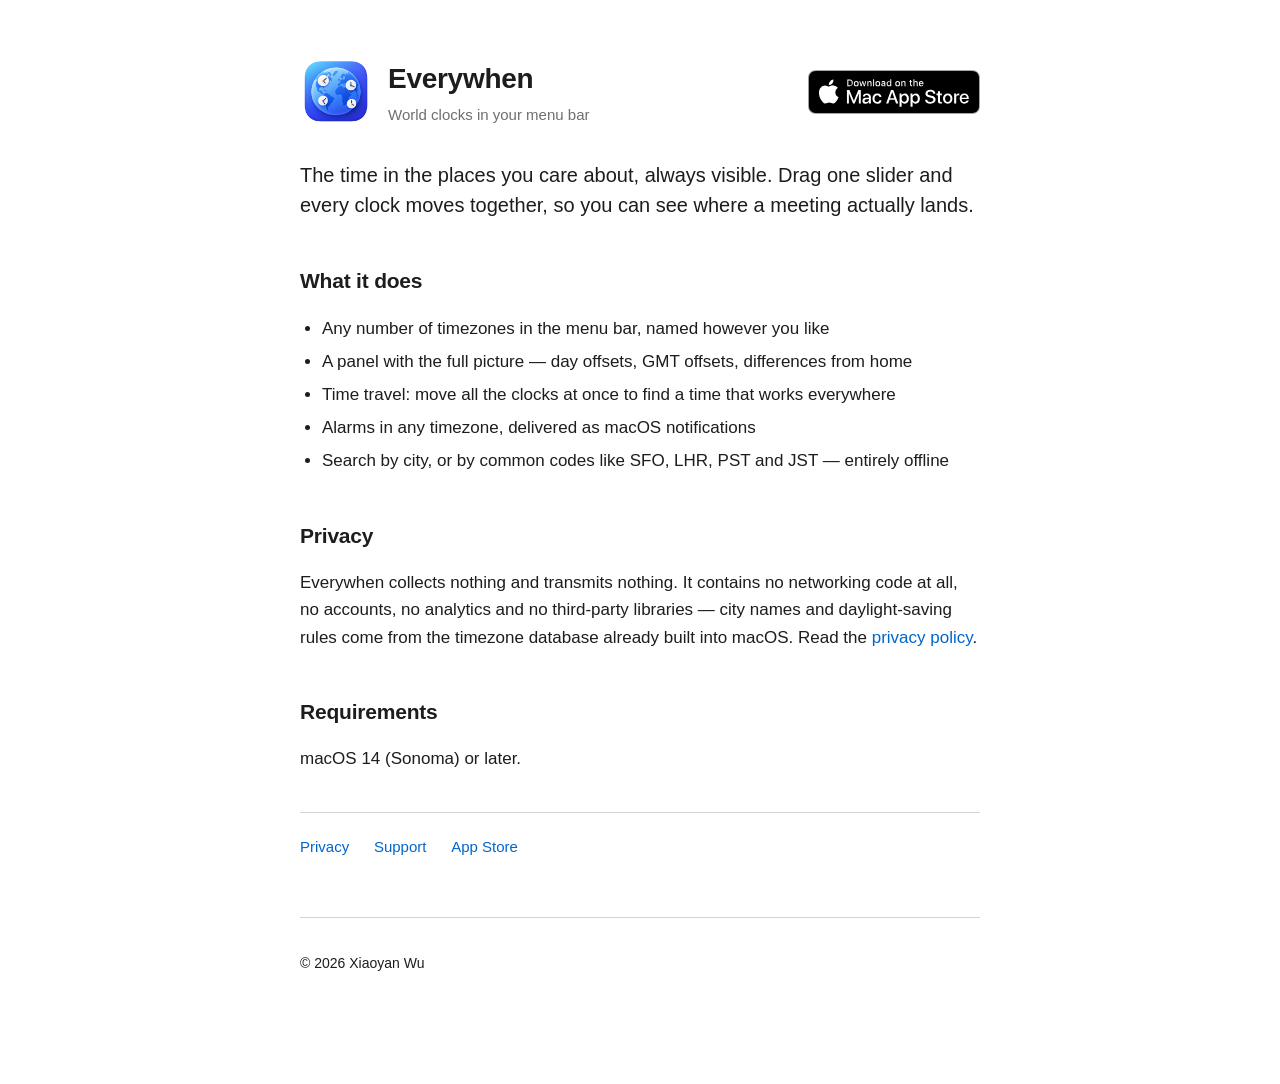
<file: index.html>
<!DOCTYPE html>
<html lang="en">
<head>
<meta charset="utf-8">
<meta name="viewport" content="width=device-width, initial-scale=1">
<title>Everywhen — World clock for your Mac menu bar</title>
<meta name="description" content="World clocks in your Mac menu bar. A time travel slider moves every clock at once, alarms can be set in any timezone, and there is no networking code.">
<meta property="og:type" content="website">
<meta property="og:url" content="https://aria-vibe.github.io/everywhen-site/">
<meta property="og:title" content="Everywhen — World clock for your Mac menu bar">
<meta property="og:description" content="World clocks in your Mac menu bar. A time travel slider moves every clock at once, alarms can be set in any timezone, and there is no networking code.">
<link rel="icon" href="icon.png">
<link rel="stylesheet" href="style.css">
</head>
<body>
<main>

<header>
    <img src="icon.png" alt="">
    <div>
        <h1>Everywhen</h1>
        <p>World clocks in your menu bar</p>
    </div>
    <a class="store-badge" href="https://apps.apple.com/app/id6808066671?ct=site&amp;mt=12"><img
        src="mac-app-store-badge.svg" width="156" height="40" alt="Download on the Mac App Store"></a>
</header>

<p class="lede">The time in the places you care about, always visible. Drag one slider and
every clock moves together, so you can see where a meeting actually lands.</p>

<h2>What it does</h2>

<ul>
    <li>Any number of timezones in the menu bar, named however you like</li>
    <li>A panel with the full picture — day offsets, GMT offsets, differences from home</li>
    <li>Time travel: move all the clocks at once to find a time that works everywhere</li>
    <li>Alarms in any timezone, delivered as macOS notifications</li>
    <li>Search by city, or by common codes like SFO, LHR, PST and JST — entirely offline</li>
</ul>

<h2>Privacy</h2>

<p>Everywhen collects nothing and transmits nothing. It contains no networking code at all,
no accounts, no analytics and no third-party libraries — city names and daylight-saving
rules come from the timezone database already built into macOS. Read the
<a href="privacy.html">privacy policy</a>.</p>

<h2>Requirements</h2>

<p>macOS 14 (Sonoma) or later.</p>

<nav>
    <a href="privacy.html">Privacy</a>
    <a href="support.html">Support</a>
    <a href="https://apps.apple.com/app/id6808066671?ct=site&amp;mt=12">App Store</a>
</nav>

<footer>
    <p>© 2026 Xiaoyan Wu</p>
</footer>

</main>
</body>
</html>
</file>
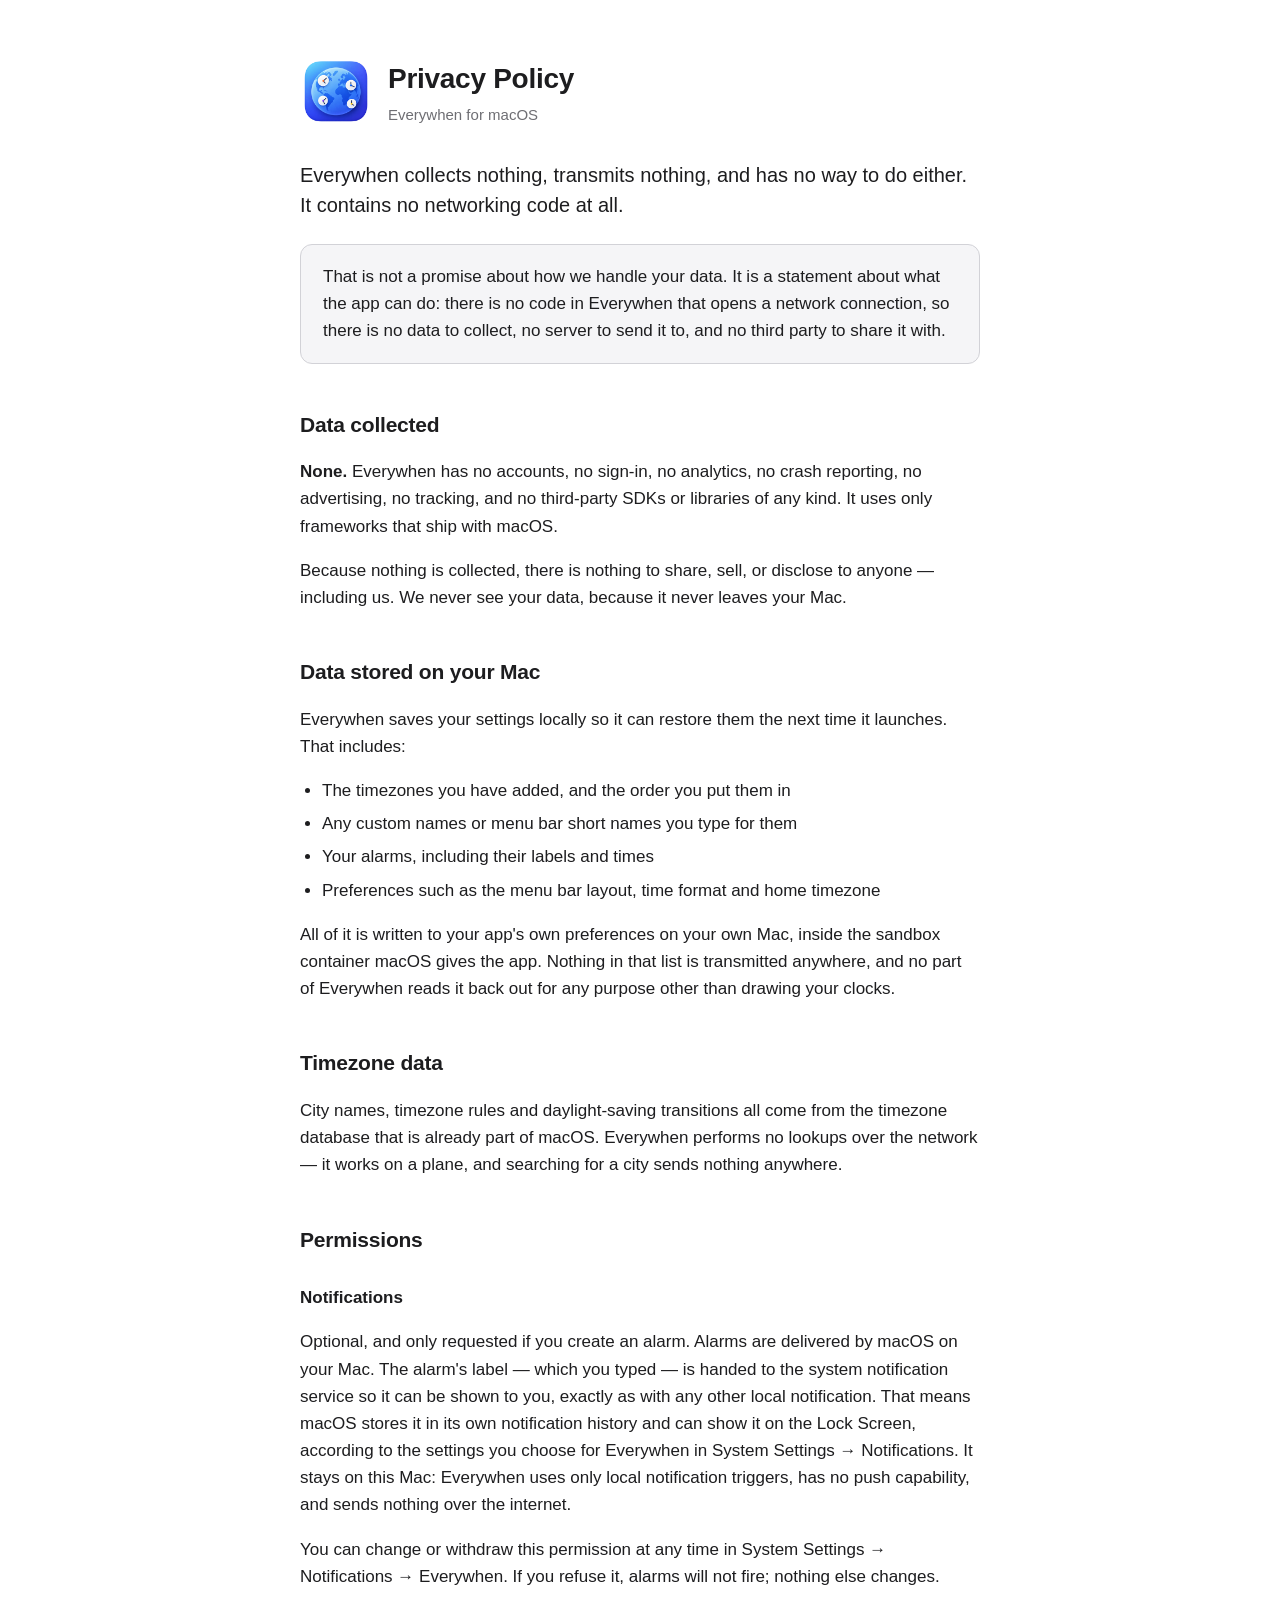
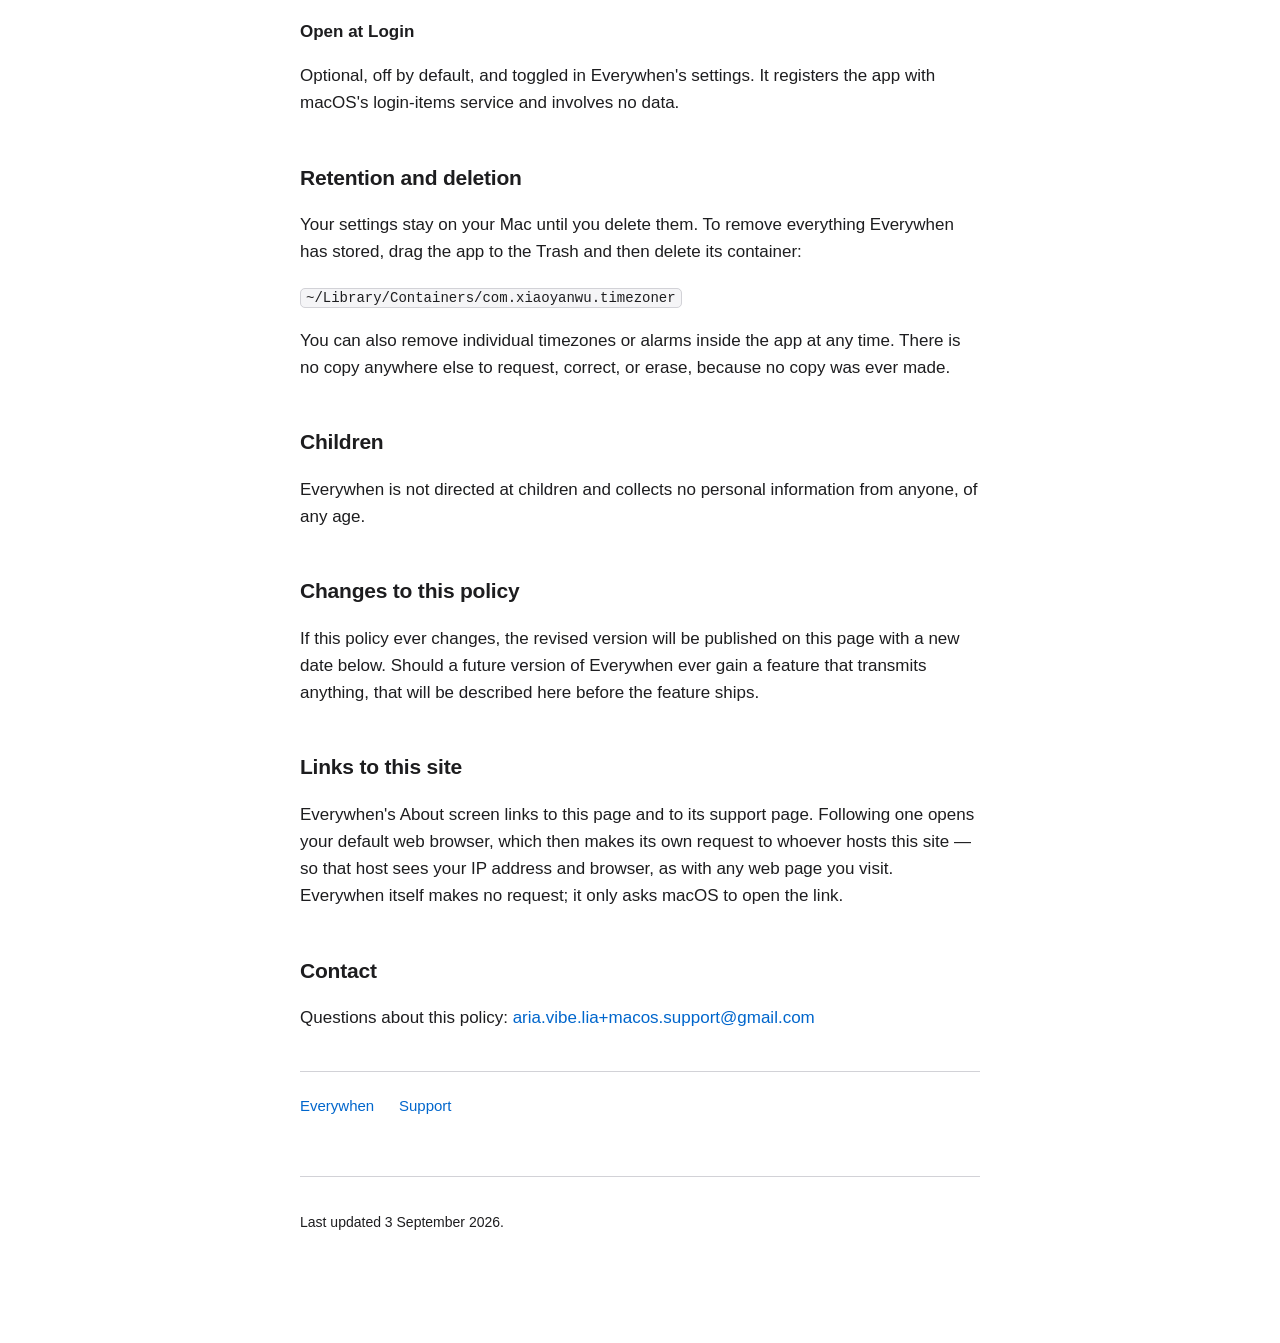
<file: privacy.html>
<!DOCTYPE html>
<html lang="en">
<head>
<meta charset="utf-8">
<meta name="viewport" content="width=device-width, initial-scale=1">
<title>Privacy Policy — Everywhen</title>
<link rel="icon" href="icon.png">
<link rel="stylesheet" href="style.css">
</head>
<body>
<main>

<header>
    <img src="icon.png" alt="">
    <div>
        <h1>Privacy Policy</h1>
        <p>Everywhen for macOS</p>
    </div>
</header>

<p class="lede">Everywhen collects nothing, transmits nothing, and has no way to do either.
It contains no networking code at all.</p>

<div class="card">
    <p>That is not a promise about how we handle your data. It is a statement about what the
    app can do: there is no code in Everywhen that opens a network connection, so there is
    no data to collect, no server to send it to, and no third party to share it with.</p>
</div>

<h2>Data collected</h2>

<p><strong>None.</strong> Everywhen has no accounts, no sign-in, no analytics, no crash
reporting, no advertising, no tracking, and no third-party SDKs or libraries of any kind.
It uses only frameworks that ship with macOS.</p>

<p>Because nothing is collected, there is nothing to share, sell, or disclose to anyone —
including us. We never see your data, because it never leaves your Mac.</p>

<h2>Data stored on your Mac</h2>

<p>Everywhen saves your settings locally so it can restore them the next time it launches.
That includes:</p>

<ul>
    <li>The timezones you have added, and the order you put them in</li>
    <li>Any custom names or menu bar short names you type for them</li>
    <li>Your alarms, including their labels and times</li>
    <li>Preferences such as the menu bar layout, time format and home timezone</li>
</ul>

<p>All of it is written to your app's own preferences on your own Mac, inside the sandbox
container macOS gives the app. Nothing in that list is transmitted anywhere, and no part of
Everywhen reads it back out for any purpose other than drawing your clocks.</p>

<h2>Timezone data</h2>

<p>City names, timezone rules and daylight-saving transitions all come from the timezone
database that is already part of macOS. Everywhen performs no lookups over the network — it
works on a plane, and searching for a city sends nothing anywhere.</p>

<h2>Permissions</h2>

<h3>Notifications</h3>
<p>Optional, and only requested if you create an alarm. Alarms are delivered by macOS on
your Mac. The alarm's label — which you typed — is handed to the system notification service
so it can be shown to you, exactly as with any other local notification. That means macOS
stores it in its own notification history and can show it on the Lock Screen, according to
the settings you choose for Everywhen in System Settings → Notifications. It stays on this
Mac: Everywhen uses only local notification triggers, has no push capability, and sends
nothing over the internet.</p>
<p>You can change or withdraw this permission at any time in System Settings →
Notifications → Everywhen. If you refuse it, alarms will not fire; nothing else changes.</p>

<h3>Open at Login</h3>
<p>Optional, off by default, and toggled in Everywhen's settings. It registers the app with
macOS's login-items service and involves no data.</p>

<h2>Retention and deletion</h2>

<p>Your settings stay on your Mac until you delete them. To remove everything Everywhen has
stored, drag the app to the Trash and then delete its container:</p>

<p><code>~/Library/Containers/com.xiaoyanwu.timezoner</code></p>

<p>You can also remove individual timezones or alarms inside the app at any time. There is
no copy anywhere else to request, correct, or erase, because no copy was ever made.</p>

<h2>Children</h2>

<p>Everywhen is not directed at children and collects no personal information from anyone,
of any age.</p>

<h2>Changes to this policy</h2>

<p>If this policy ever changes, the revised version will be published on this page with a
new date below. Should a future version of Everywhen ever gain a feature that transmits
anything, that will be described here before the feature ships.</p>

<h2>Links to this site</h2>

<p>Everywhen's About screen links to this page and to its support page. Following one opens
your default web browser, which then makes its own request to whoever hosts this site — so
that host sees your IP address and browser, as with any web page you visit. Everywhen itself
makes no request; it only asks macOS to open the link.</p>

<h2>Contact</h2>

<p>Questions about this policy: <a href="mailto:aria.vibe.lia+macos.support@gmail.com">aria.vibe.lia+macos.support@gmail.com</a></p>

<nav>
    <a href="index.html">Everywhen</a>
    <a href="support.html">Support</a>
</nav>

<footer>
    <p>Last updated 3 September 2026.</p>
</footer>

</main>
</body>
</html>
</file>
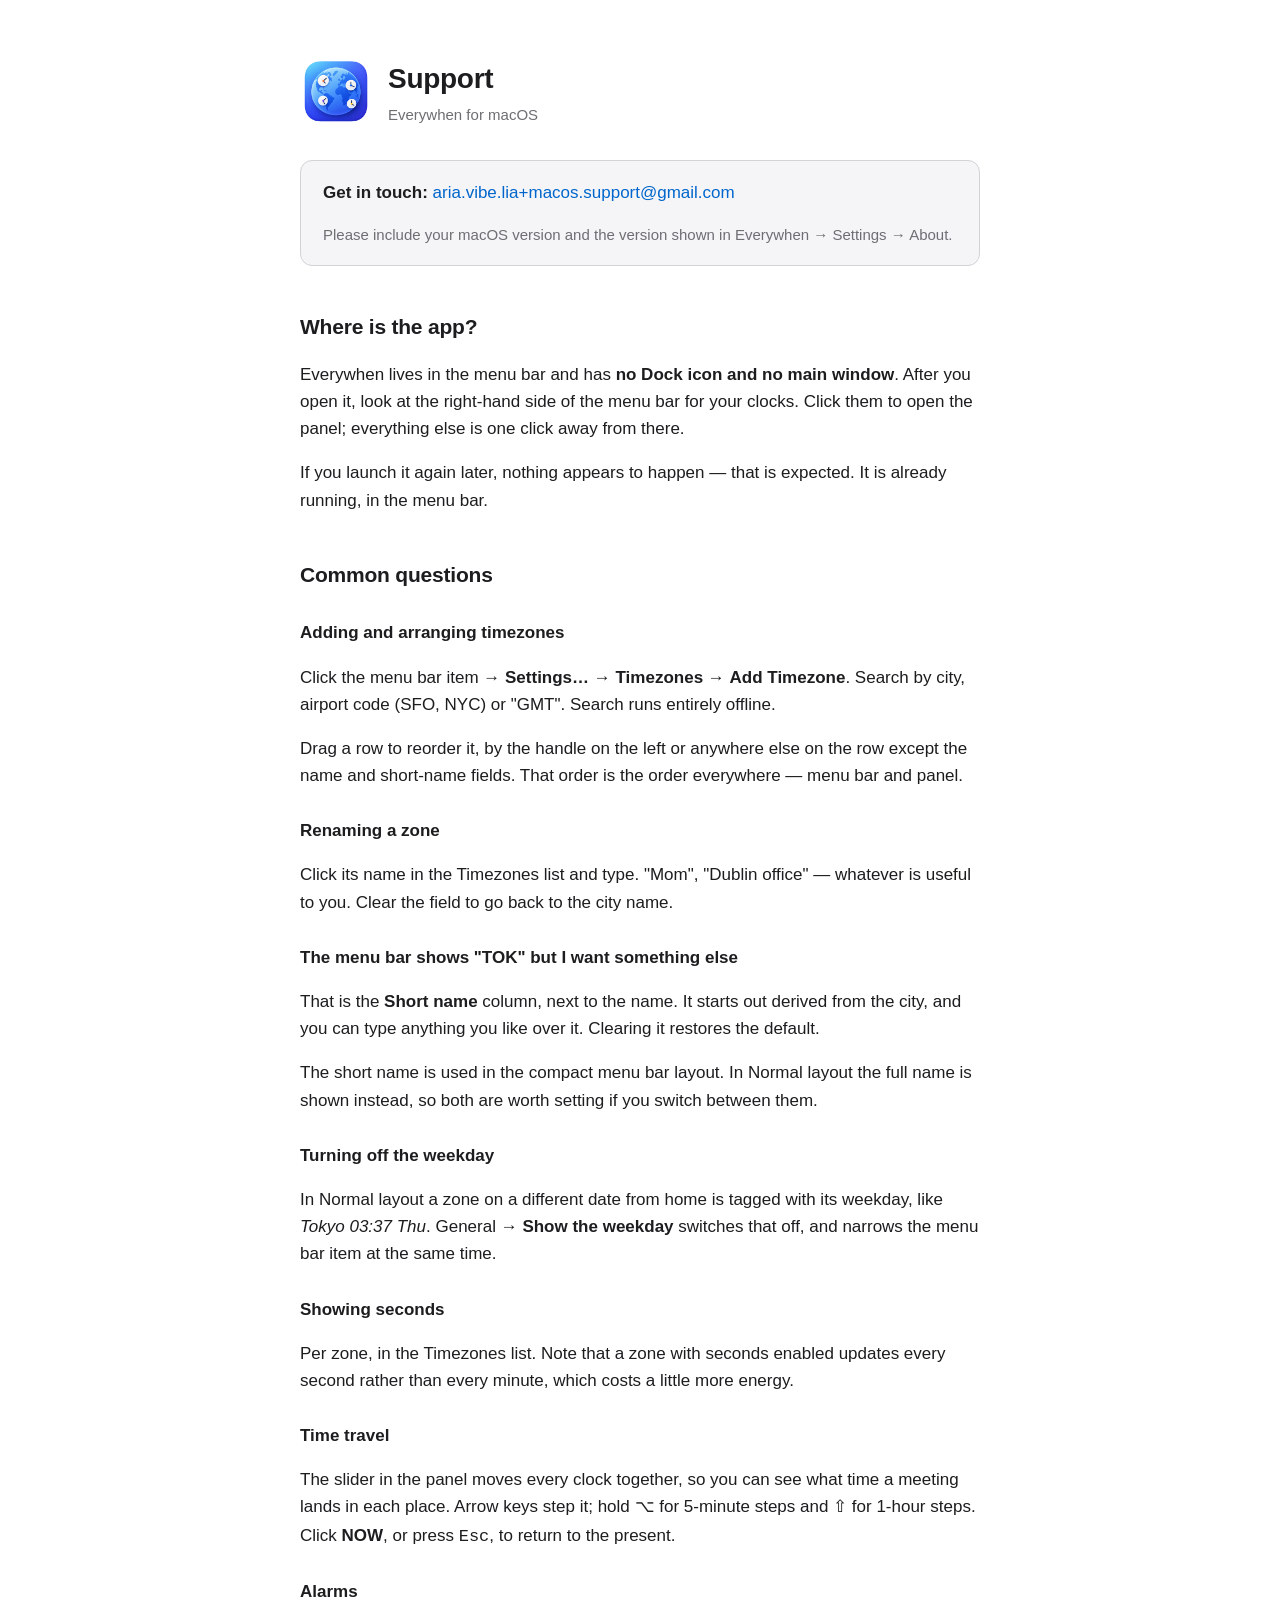
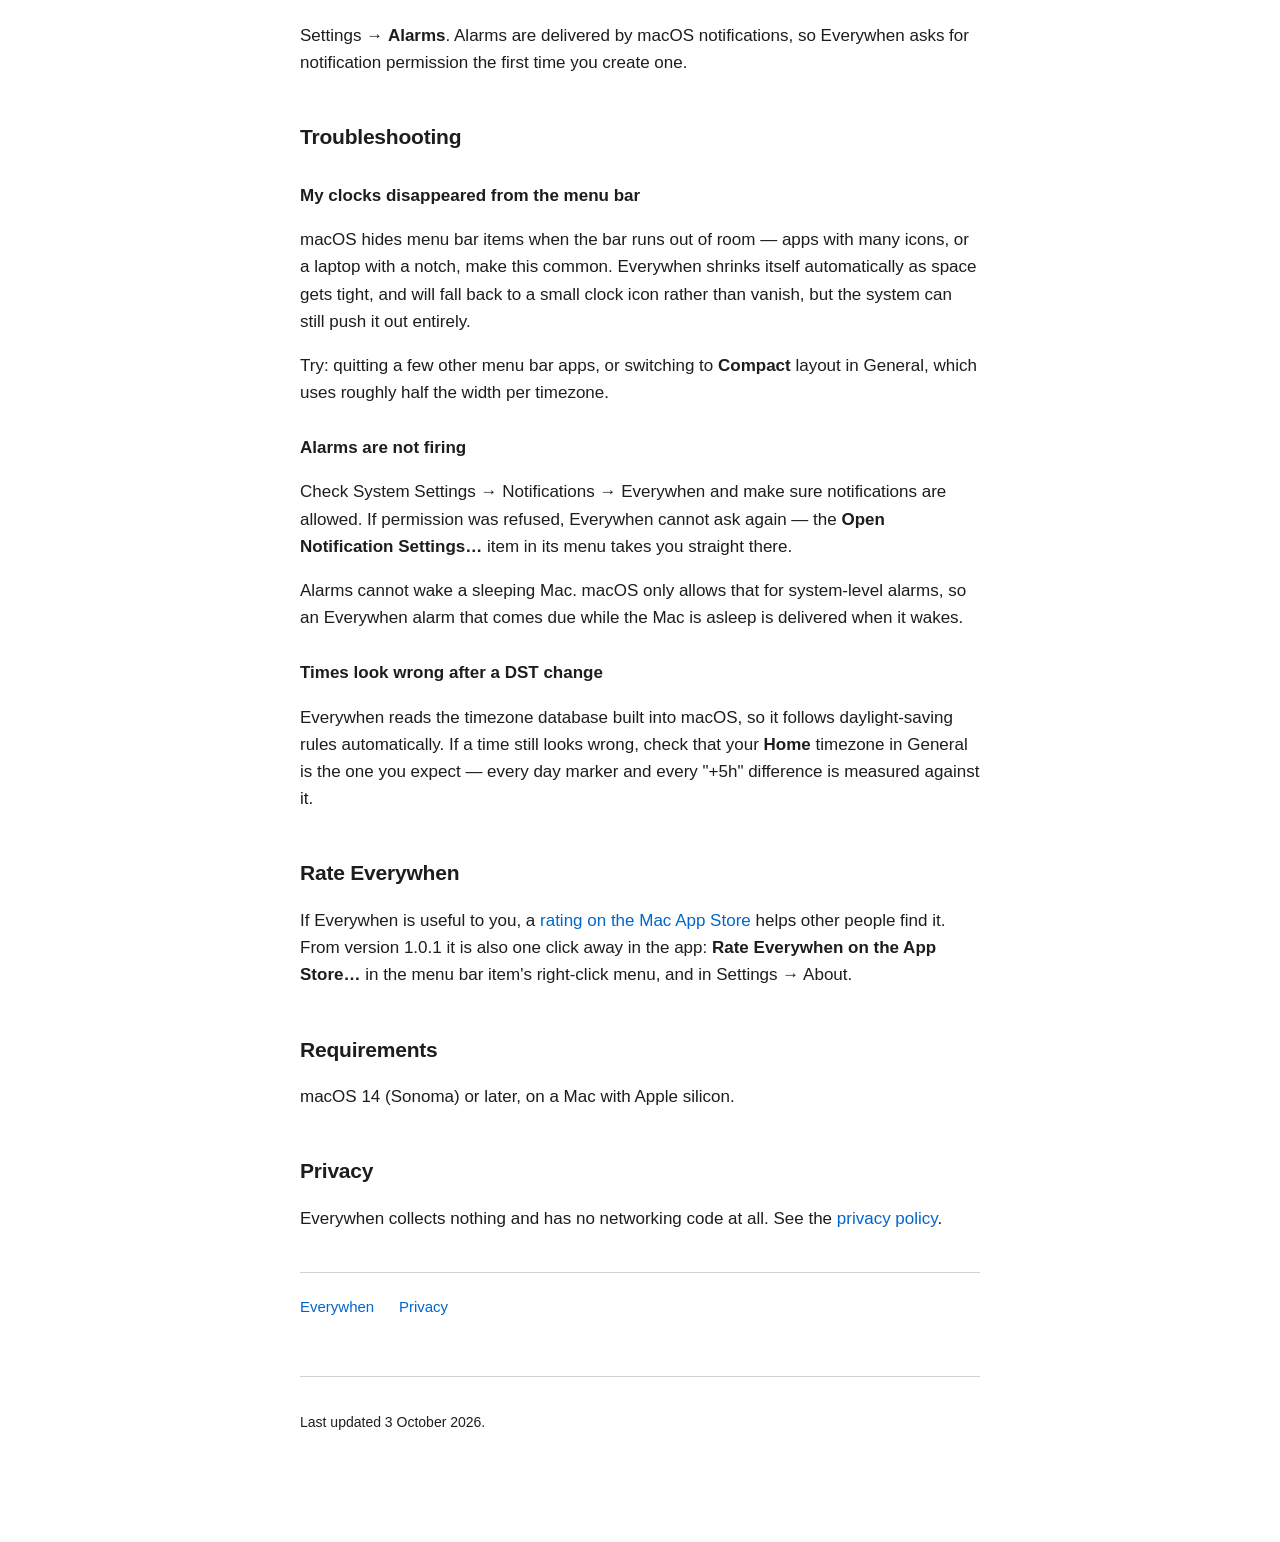
<file: support.html>
<!DOCTYPE html>
<html lang="en">
<head>
<meta charset="utf-8">
<meta name="viewport" content="width=device-width, initial-scale=1">
<title>Support — Everywhen</title>
<link rel="icon" href="icon.png">
<link rel="stylesheet" href="style.css">
</head>
<body>
<main>

<header>
    <img src="icon.png" alt="">
    <div>
        <h1>Support</h1>
        <p>Everywhen for macOS</p>
    </div>
</header>

<div class="card">
    <p><strong>Get in touch:</strong>
    <a href="mailto:aria.vibe.lia+macos.support@gmail.com">aria.vibe.lia+macos.support@gmail.com</a></p>
    <p class="meta">Please include your macOS version and the version shown in Everywhen →
    Settings → About.</p>
</div>

<h2>Where is the app?</h2>

<p>Everywhen lives in the menu bar and has <strong>no Dock icon and no main window</strong>.
After you open it, look at the right-hand side of the menu bar for your clocks. Click them
to open the panel; everything else is one click away from there.</p>

<p>If you launch it again later, nothing appears to happen — that is expected. It is already
running, in the menu bar.</p>

<h2>Common questions</h2>

<h3>Adding and arranging timezones</h3>
<p>Click the menu bar item → <strong>Settings…</strong> → <strong>Timezones</strong> →
<strong>Add Timezone</strong>. Search by city, airport code (SFO, NYC) or "GMT". Search runs
entirely offline.</p>
<p>Drag a row to reorder it, by the handle on the left or anywhere else on the row except
the name and short-name fields. That order is the order everywhere — menu bar and panel.</p>

<h3>Renaming a zone</h3>
<p>Click its name in the Timezones list and type. "Mom", "Dublin office" — whatever is
useful to you. Clear the field to go back to the city name.</p>

<h3>The menu bar shows "TOK" but I want something else</h3>
<p>That is the <strong>Short name</strong> column, next to the name. It starts out derived
from the city, and you can type anything you like over it. Clearing it restores the
default.</p>
<p>The short name is used in the compact menu bar layout. In Normal layout the full name is
shown instead, so both are worth setting if you switch between them.</p>

<h3>Turning off the weekday</h3>
<p>In Normal layout a zone on a different date from home is tagged with its weekday, like
<em>Tokyo 03:37 Thu</em>. General → <strong>Show the weekday</strong> switches that off, and
narrows the menu bar item at the same time.</p>

<h3>Showing seconds</h3>
<p>Per zone, in the Timezones list. Note that a zone with seconds enabled updates every
second rather than every minute, which costs a little more energy.</p>

<h3>Time travel</h3>
<p>The slider in the panel moves every clock together, so you can see what time a meeting
lands in each place. Arrow keys step it; hold <kbd>⌥</kbd> for 5-minute steps and
<kbd>⇧</kbd> for 1-hour steps. Click <strong>NOW</strong>, or press <kbd>Esc</kbd>, to
return to the present.</p>

<h3>Alarms</h3>
<p>Settings → <strong>Alarms</strong>. Alarms are delivered by macOS notifications, so
Everywhen asks for notification permission the first time you create one.</p>

<h2>Troubleshooting</h2>

<h3>My clocks disappeared from the menu bar</h3>
<p>macOS hides menu bar items when the bar runs out of room — apps with many icons, or a
laptop with a notch, make this common. Everywhen shrinks itself automatically as space gets
tight, and will fall back to a small clock icon rather than vanish, but the system can still
push it out entirely.</p>
<p>Try: quitting a few other menu bar apps, or switching to <strong>Compact</strong> layout
in General, which uses roughly half the width per timezone.</p>

<h3>Alarms are not firing</h3>
<p>Check System Settings → Notifications → Everywhen and make sure notifications are
allowed. If permission was refused, Everywhen cannot ask again — the
<strong>Open Notification Settings…</strong> item in its menu takes you straight there.</p>
<p>Alarms cannot wake a sleeping Mac. macOS only allows that for system-level alarms, so an
Everywhen alarm that comes due while the Mac is asleep is delivered when it wakes.</p>

<h3>Times look wrong after a DST change</h3>
<p>Everywhen reads the timezone database built into macOS, so it follows daylight-saving
rules automatically. If a time still looks wrong, check that your <strong>Home</strong>
timezone in General is the one you expect — every day marker and every "+5h" difference is
measured against it.</p>

<h2>Rate Everywhen</h2>

<p>If Everywhen is useful to you, a
<a href="https://apps.apple.com/app/id6808066671?action=write-review">rating on the Mac App Store</a>
helps other people find it. From version 1.0.1 it is also one click away in the app:
<strong>Rate Everywhen on the App Store…</strong> in the menu bar item's right-click menu,
and in Settings → About.</p>

<h2>Requirements</h2>

<p>macOS 14 (Sonoma) or later, on a Mac with Apple silicon.</p>

<h2>Privacy</h2>

<p>Everywhen collects nothing and has no networking code at all. See the
<a href="privacy.html">privacy policy</a>.</p>

<nav>
    <a href="index.html">Everywhen</a>
    <a href="privacy.html">Privacy</a>
</nav>

<footer>
    <p>Last updated 3 October 2026.</p>
</footer>

</main>
</body>
</html>
</file>
<file: style.css>
/* One stylesheet, no fonts or scripts from anywhere else.
   An app whose whole pitch is that it never touches the network should not have a
   privacy policy that phones a CDN to render itself. */
:root {
    color-scheme: light dark;
    --ink: #1d1d1f;
    --ink-dim: #6e6e73;
    --bg: #ffffff;
    --panel: #f5f5f7;
    --rule: #d2d2d7;
    --accent: #0066cc;
}
@media (prefers-color-scheme: dark) {
    :root {
        --ink: #f5f5f7;
        --ink-dim: #a1a1a6;
        --bg: #161617;
        --panel: #1d1d1f;
        --rule: #38383c;
        --accent: #4da3ff;
    }
}

* { box-sizing: border-box; }

body {
    margin: 0;
    padding: 0 24px 96px;
    background: var(--bg);
    color: var(--ink);
    font: 17px/1.6 -apple-system, BlinkMacSystemFont, "Segoe UI", Roboto, Helvetica, Arial, sans-serif;
    -webkit-text-size-adjust: 100%;
}

main { max-width: 680px; margin: 0 auto; }

header {
    display: flex;
    align-items: center;
    gap: 16px;
    padding: 56px 0 8px;
}
header img { width: 72px; height: 72px; }
header h1 { font-size: 28px; margin: 0; letter-spacing: -0.01em; }
header p { margin: 2px 0 0; color: var(--ink-dim); font-size: 15px; }

/* Apple's badge artwork, used as supplied: never recoloured, cropped or redrawn. */
.store-badge { margin-left: auto; line-height: 0; }
.store-badge img { display: block; width: auto; height: 44px; }
@media (max-width: 520px) {
    header { flex-wrap: wrap; }
    .store-badge { margin-left: 0; }
}

h2 {
    font-size: 21px;
    margin: 44px 0 12px;
    letter-spacing: -0.01em;
}
h3 { font-size: 17px; margin: 28px 0 6px; }

p, li { color: var(--ink); }
ul { padding-left: 22px; }
li { margin: 6px 0; }

a { color: var(--accent); text-decoration: none; }
a:hover { text-decoration: underline; }

.lede {
    font-size: 20px;
    line-height: 1.5;
    margin: 24px 0;
}

.card {
    background: var(--panel);
    border: 1px solid var(--rule);
    border-radius: 12px;
    padding: 18px 22px;
    margin: 24px 0;
}
.card p:first-child { margin-top: 0; }
.card p:last-child { margin-bottom: 0; }

code {
    font: 14px/1.4 ui-monospace, SFMono-Regular, Menlo, monospace;
    background: var(--panel);
    border: 1px solid var(--rule);
    border-radius: 5px;
    padding: 1px 5px;
}

.meta { color: var(--ink-dim); font-size: 15px; }

nav { margin: 40px 0 0; padding-top: 20px; border-top: 1px solid var(--rule); }
nav a { margin-right: 20px; font-size: 15px; }

footer {
    margin-top: 56px;
    padding-top: 20px;
    border-top: 1px solid var(--rule);
    color: var(--ink-dim);
    font-size: 14px;
}
</file>
